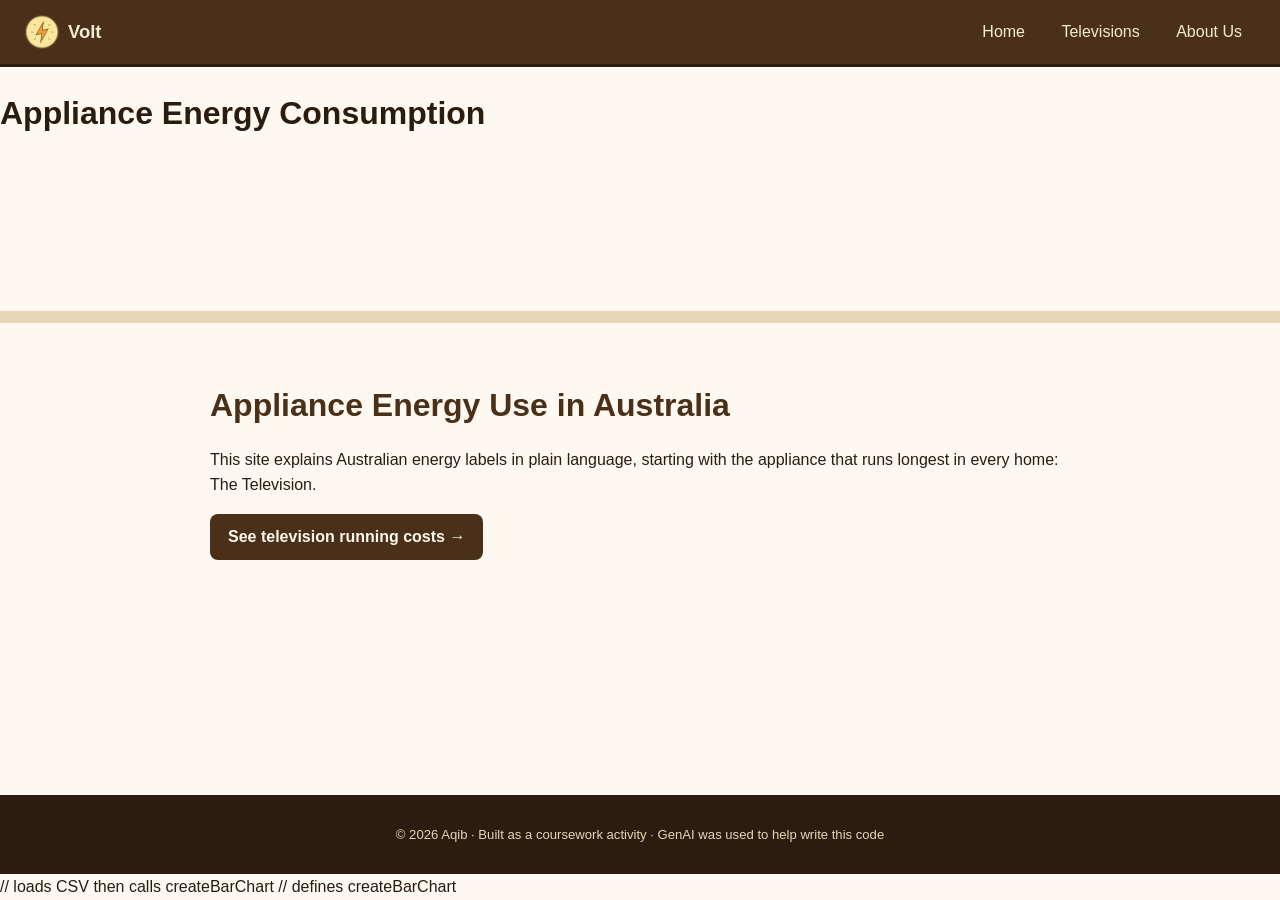
<file: index.html>
<!DOCTYPE html>
<html lang="en">
<head>
<meta charset="UTF-8">
<meta name="viewport" content="width=device-width, initial-scale=1.0">
<title>Home - Volt</title>
<link rel="stylesheet" href="style.css">
</head>
<body>



<header>
  <a href="index.html" class="logo">
    <img src="logo.png" class="logo-badge">
    Volt
  </a>
  <nav>
    <a href="index.html">Home</a>
    <a href="television.html">Televisions</a>
    <a href="about.html">About Us</a>
  </nav>
</header>
<h1>Appliance Energy Consumption</h1>
<div id="content"></div>
<!-- Give the SVG a size so shapes can be seen -->
<svg width="300" height="150"></svg>
<!-- Load D3 first, then your D3 code file -->
<script src="https://d3js.org/d3.v7.min.js"></script>
<script src="energy-d3.js"></script>

<!-- …your existing content… -->
<!-- Container for the T04-4/T04-5 chart -->
<div class="responsive-svg-container"></div>

<p class="status" id="status"></p>

<main>
  <section class="hero">
    <h1>Appliance Energy Use in Australia</h1>
    <p>This site explains Australian energy labels in plain language, starting with the appliance that runs longest in every home: The Television.</p>
  </section>

  <a href="television.html" class="button">See television running costs &rarr;</a>
</main>

<footer>
  <p>&copy; 2026 Aqib &middot; Built as a coursework activity &middot; GenAI was used to help write this code</p>
</footer>

<!-- <script src="script.js"></script> -->
<!-- D3 library -->
<!--<script src="https://d3js.org/d3.v7.min.js"></script><!-- Old js files (disable while doing T04-4) -->
<!-- NEW: JS for T04-3 only -->
<!--<script src="t04-3-bars.js"></script>-->
<!-- Old T04-2 demo (temporarily disabled) -->
<!-- <script src="energy-d3.js"></script> -->
<!-- D3 library -->
<!--<script src="https://d3js.org/d3.v7.min.js"></script><!-- Old js files (disable while doing T04-4) -->
<!-- NEW: T04-4 loader -->
<!--<script src="t04-4-load.js"></script>-->
<!-- Old js files (disable while doing T04-4) -->
<!-- <script src="energy-d3.js"></script> -->
<!-- <script src="t04-3-bars.js"></script> -->

<script src="https://d3js.org/d3.v7.min.js"></script>
<script src="t04-4-load.js"></script>  // loads CSV then calls createBarChart
<script src="t04-5-bars.js"></script>  // defines createBarChart
</body>
</html>
</file>
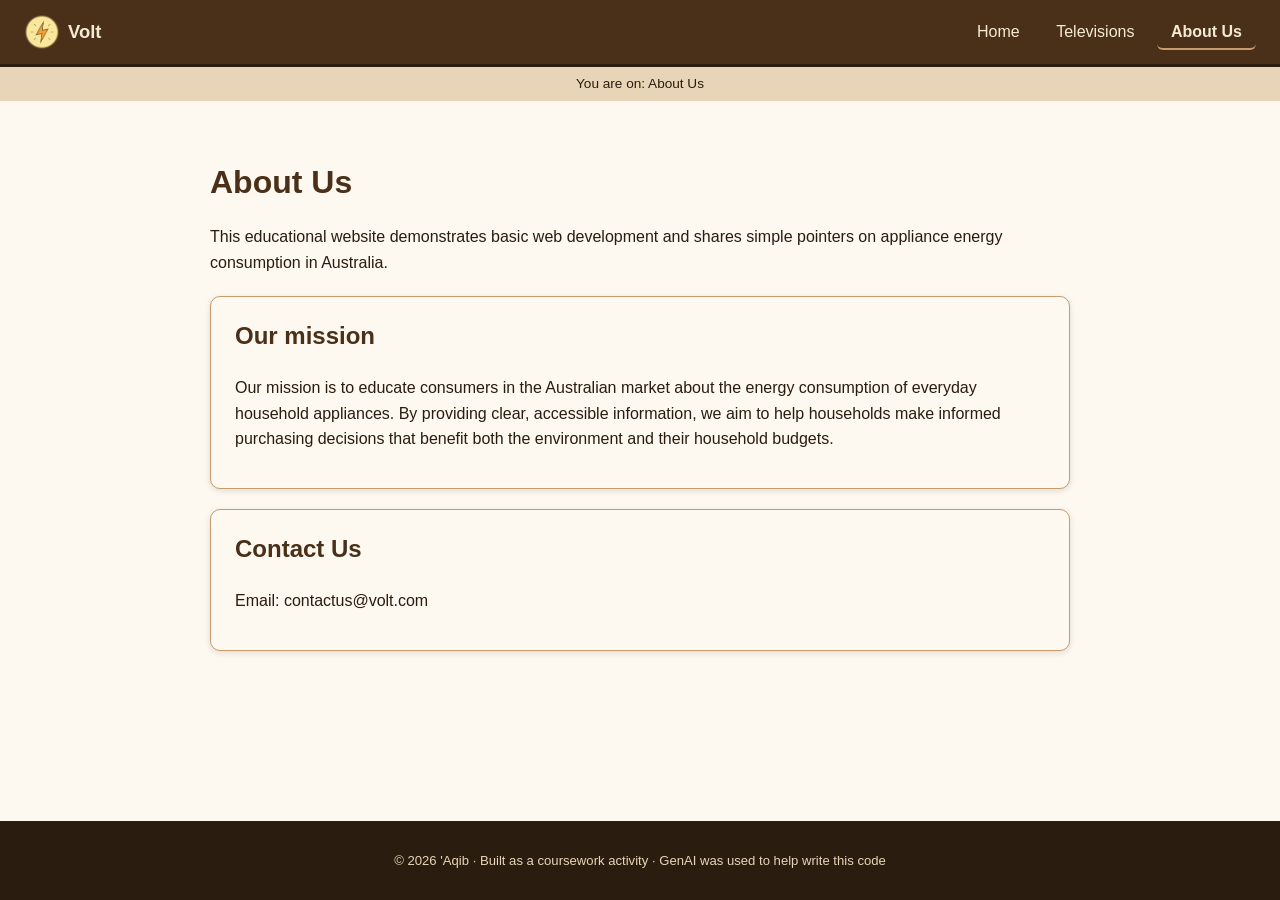
<file: about.html>
<!DOCTYPE html>
<html lang="en">
<head>
<meta charset="UTF-8">
<meta name="viewport" content="width=device-width, initial-scale=1.0">
<title>About Us - Volt</title>
<link rel="stylesheet" href="style.css">
</head>
<body>

<header>
  <a href="index.html" class="logo">
    <img src="logo.png" class="logo-badge">
    Volt
  </a>
  <nav>
    <a href="index.html">Home</a>
    <a href="television.html">Televisions</a>
    <a href="about.html">About Us</a>
  </nav>
</header>

<p class="status" id="status"></p>

<main>
  <section class="hero">
    <h1>About Us</h1>
    <p>This educational website demonstrates basic web development and shares simple pointers on appliance energy consumption in Australia.</p>
  </section>

  <section class="card">
    <h2>Our mission</h2>
    <p>Our mission is to educate consumers in the Australian market about the energy consumption of everyday household appliances. By providing clear, accessible information, we aim to help households make informed purchasing decisions that benefit both the environment and their household budgets.</p>
  </section>

  <section class="card">
    <h2>Contact Us</h2>
    <p>Email: contactus@volt.com</p>
  </section>
</main>

<footer>
  <p>&copy; 2026 'Aqib &middot; Built as a coursework activity &middot; GenAI was used to help write this code</p>
</footer>

<script src="script.js"></script>
</body>
</html>
</file>
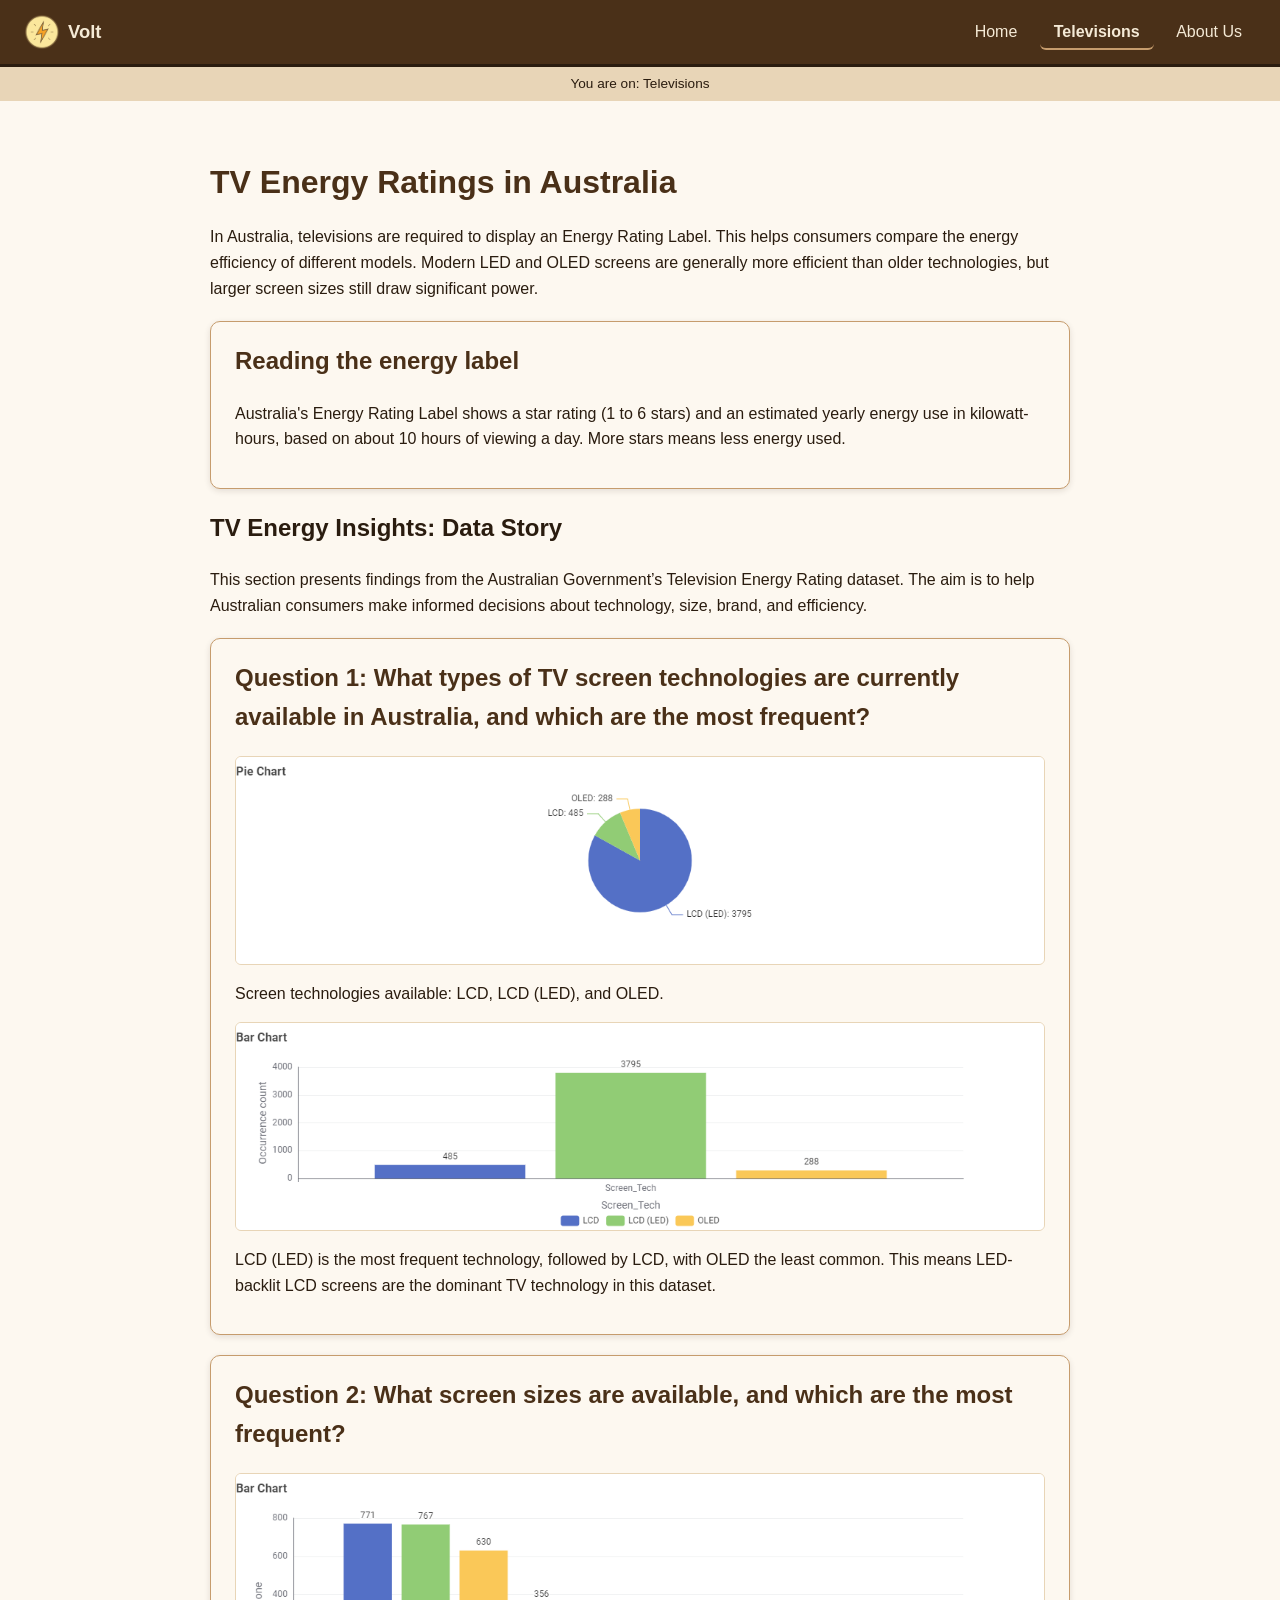
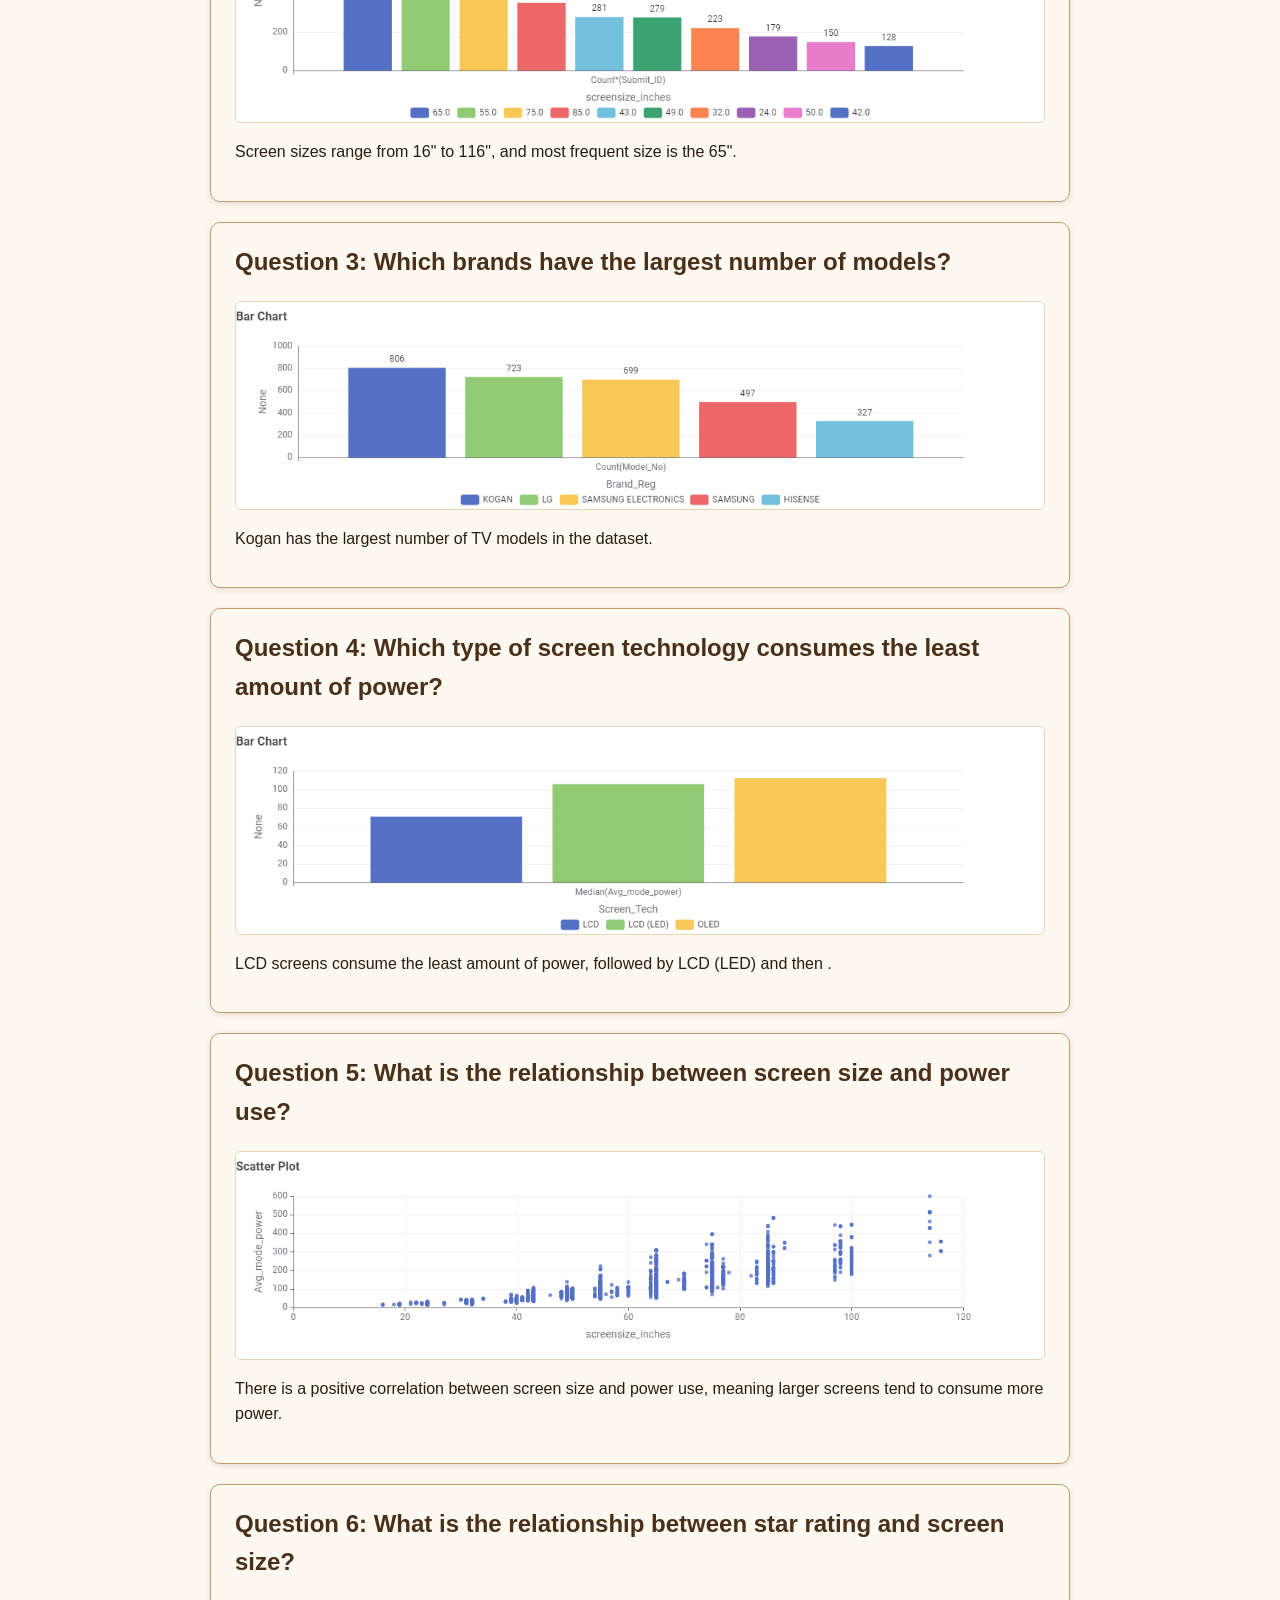
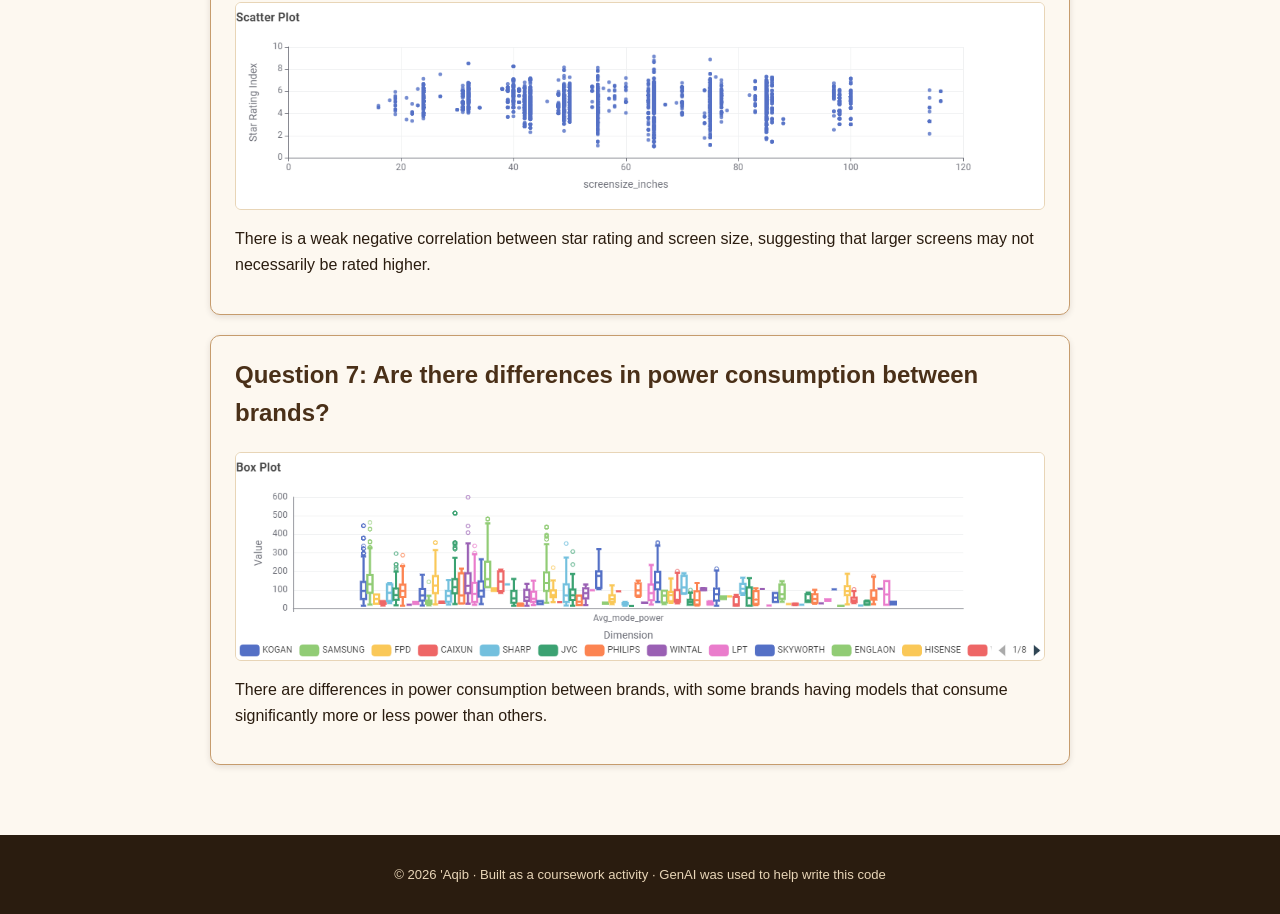
<file: television.html>
<!DOCTYPE html>
<html lang="en">
<head>
<meta charset="UTF-8">
<meta name="viewport" content="width=device-width, initial-scale=1.0">
<title>Televisions - Volt</title>
<link rel="stylesheet" href="style.css">
</head>
<body>

<header>
  <a href="index.html" class="logo">
    <img src="logo.png" class="logo-badge">
    Volt
  </a>
  <nav>
    <a href="index.html">Home</a>
    <a href="television.html">Televisions</a>
    <a href="about.html">About Us</a>
  </nav>
</header>

<p class="status" id="status"></p>

<main>
  <section class="hero">
    <h1>TV Energy Ratings in Australia</h1>
    <p>In Australia, televisions are required to display an Energy Rating Label. This helps consumers compare the energy efficiency of different models. Modern LED and OLED screens are generally more efficient than older technologies, but larger screen sizes still draw significant power.</p>
  </section>

  <section class="card">
    <h2>Reading the energy label</h2>
    <p>Australia's Energy Rating Label shows a star rating (1 to 6 stars) and an estimated yearly energy use in kilowatt-hours, based on about 10 hours of viewing a day. More stars means less energy used.</p>

  </section>

  
    <h2>TV Energy Insights: Data Story</h2>
    <p>This section presents findings from the Australian Government’s Television Energy Rating dataset. The aim is to help Australian consumers make informed decisions about technology, size, brand, and efficiency.</p>
  
    

  <section class="card">
    <h2>Question 1: What types of TV screen technologies are currently available in Australia, and which are the most frequent?</h2>
    <img src="q1(a).png" alt="Pie chart of TV screen technology distribution" class="feature-img">
    <p>Screen technologies available: LCD, LCD (LED), and OLED.</p>
    <img src="q1(b).png" alt="Bar chart of TV screen technology occurrence counts" class="feature-img">
    <p>LCD (LED) is the most frequent technology, followed by LCD, with OLED the least common. This means LED-backlit LCD screens are the dominant TV technology in this dataset.</p>
  </section>

  <section class="card">
    <h2>Question 2: What screen sizes are available, and which are the most frequent?</h2>
    <img src="q2.png" alt="Bar chart of screen size occurrence counts" class="feature-img">
    <p>Screen sizes range from 16" to 116", and most frequent size is the 65".</p>
  </section>

  <section class="card">
    <h2>Question 3: Which brands have the largest number of models?</h2>
    <img src="q3.png" alt="Bar chart of model count by brand" class="feature-img">
    <p>Kogan has the largest number of TV models in the dataset.</p>
  </section>

  <section class="card">
    <h2>Question 4: Which type of screen technology consumes the least amount of power?</h2>
    <img src="q4.png" alt="Bar chart of power consumption by screen technology" class="feature-img">
    <p>LCD screens consume the least amount of power, followed by LCD (LED) and then .</p>
  </section>

  <section class="card">
    <h2>Question 5: What is the relationship between screen size and power use?</h2>
    <img src="q5.png" alt="Scatter chart of screen size vs power use" class="feature-img">
    <p>There is a positive correlation between screen size and power use, meaning larger screens tend to consume more power.</p>
  </section>

  <section class="card">
    <h2>Question 6: What is the relationship between star rating and screen size?</h2>
    <img src="q6.png" alt="Scatter chart of star rating vs screen size" class="feature-img">
    <p>There is a weak negative correlation between star rating and screen size, suggesting that larger screens may not necessarily be rated higher.</p>
  </section>

  <section class="card">
    <h2>Question 7: Are there differences in power consumption between brands?</h2>
    <img src="q7.png" alt="Bar chart of power consumption by brand" class="feature-img">
    <p>There are differences in power consumption between brands, with some brands having models that consume significantly more or less power than others.</p>
  </section>

</main>

<footer>
  <p>&copy; 2026 'Aqib &middot; Built as a coursework activity &middot; GenAI was used to help write this code</p>
</footer>

<script src="script.js"></script>
</body>
</html>
</file>
<file: style.css>
:root {
  --brown-darkest: #2a1c0f;
  --brown-dark: #4a3018;
  --brown: #6b4423;
  --brown-mid: #8a5a2e;
  --brown-light: #c69c6d;
  --tan: #e8d5b7;
  --cream: #f5ead6;
  --paper: #fdf8f0;
}

* { box-sizing: border-box; }

html, body {
  height: 100%;
}

body {
  margin: 0;
  font-family: 'Segoe UI', Arial, sans-serif;
  color: var(--brown-darkest);
  background: var(--paper);
  line-height: 1.6;
  min-height: 100vh;
  display: flex;
  flex-direction: column;
}

header {
  background: var(--brown-dark);
  border-bottom: 3px solid var(--brown-darkest);
  padding: 14px 24px;
  display: flex;
  align-items: center;
  justify-content: space-between;
  flex-wrap: wrap;
  gap: 10px;
}

.logo {
  display: flex;
  align-items: center;
  gap: 8px;
  text-decoration: none;
  color: var(--cream);
  font-weight: 700;
  font-size: 1.15rem;
}

.logo-badge {
  width: 36px;
  height: 36px;
  border-radius: 50%;
  display: block;
}

nav a {
  text-decoration: none;
  color: var(--cream);
  padding: 8px 14px;
  margin-left: 4px;
  border-radius: 6px;
  border-bottom: 2px solid transparent;
  transition: background 0.15s ease, border-color 0.15s ease;
}

nav a:hover {
  background: rgba(255, 255, 255, 0.08);
  border-color: var(--brown-light);
}

nav a.active {
  border-color: var(--brown-light);
  font-weight: 600;
}

.status {
  text-align: center;
  background: var(--tan);
  color: var(--brown-darkest);
  margin: 0;
  padding: 6px;
  font-size: 0.85rem;
}

main {
  max-width: 900px;
  margin: 0 auto;
  padding: 30px 20px 50px;
  flex: 1 0 auto;
  width: 100%;
}

.hero h1 {
  font-size: 2rem;
  margin-bottom: 10px;
  color: var(--brown-dark);
}

.card {
  background: var(--paper);
  border: 1px solid var(--brown-light);
  border-radius: 10px;
  padding: 20px 24px;
  margin: 20px 0;
  box-shadow: 0 2px 6px rgba(42, 28, 15, 0.12);
  overflow: hidden;
}

.card h2 {
  margin-top: 0;
  color: var(--brown-dark);
}

/* Small bold label above each chart, e.g. "Pie Chart" / "Bar Chart" */
.chart-label {
  font-weight: 700;
  margin: 18px 0 8px;
  color: var(--brown-mid);
}

/* Keep chart/screenshot images fully inside their card, centered */
.card img.feature-img {
  max-width: 100%;
  width: 100%;
  height: auto;
  display: block;
  margin: 0 auto 14px;
  border-radius: 6px;
  border: 1px solid var(--tan);
}

.button {
  display: inline-block;
  background: var(--brown-dark);
  color: var(--paper);
  text-decoration: none;
  font-weight: 600;
  padding: 10px 18px;
  border-radius: 8px;
  transition: opacity 0.15s ease, background 0.15s ease;
}

.button:hover {
  opacity: 0.85;
  background: var(--brown-darkest);
}

table {
  width: 100%;
  border-collapse: collapse;
  margin: 14px 0;
}

th, td {
  border: 1px solid var(--brown-light);
  padding: 8px 10px;
  text-align: left;
}

th {
  background: var(--tan);
  color: var(--brown-darkest);
}

.note {
  font-size: 0.8rem;
  color: var(--brown-mid);
}

footer {
  background: var(--brown-darkest);
  color: var(--tan);
  text-align: center;
  padding: 16px;
  font-size: 0.82rem;
  flex-shrink: 0;
}

.responsive-svg-container {
margin: 0 auto; /* center */
width: 100%; /* fill parent width */
max-width: 1200px; /* cap max width */
}
</file>
